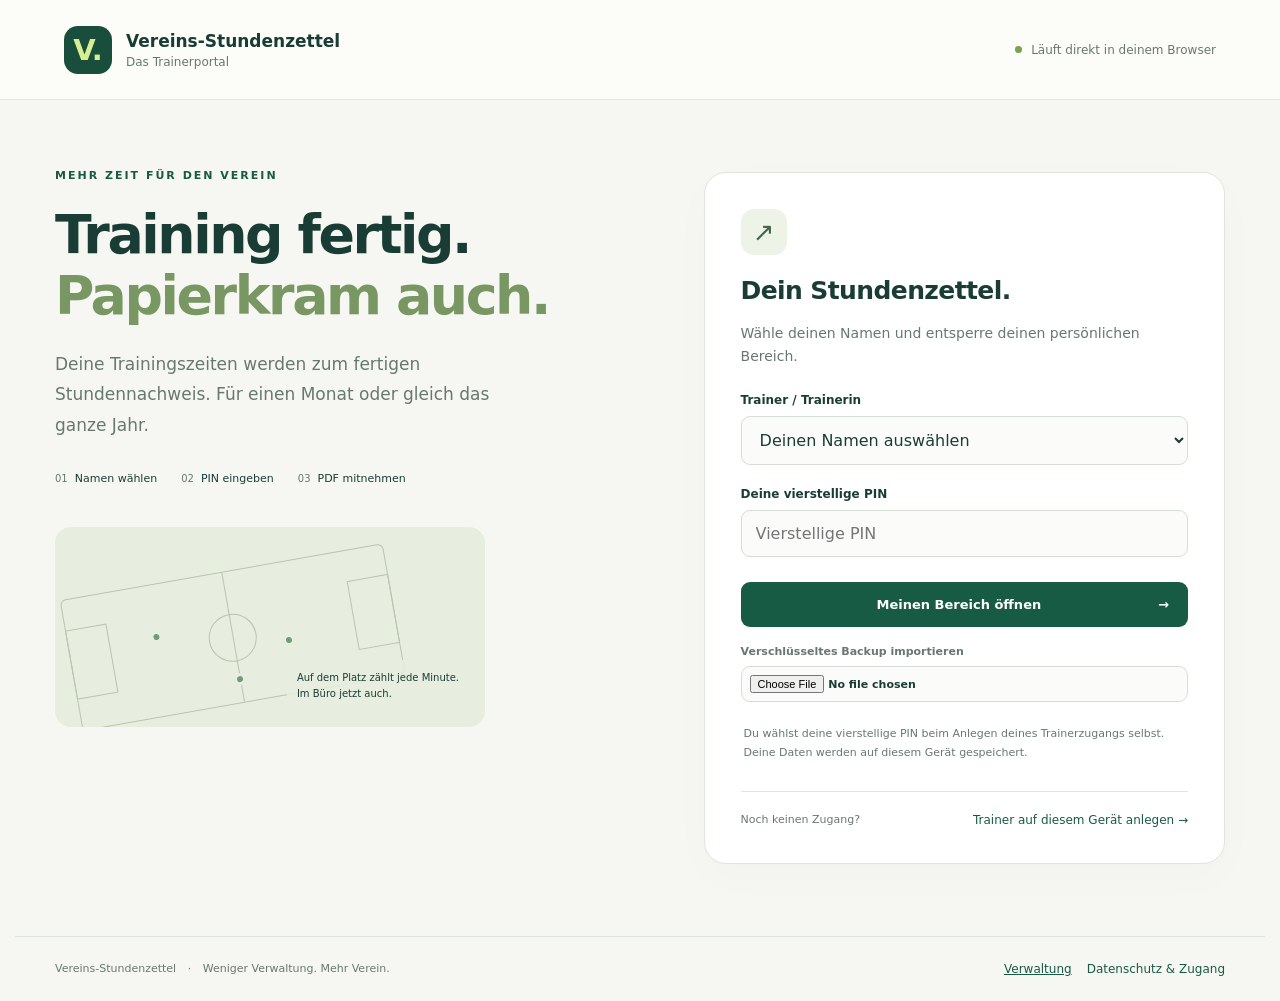
<file: site/index.html>
<!doctype html>
<html lang="de">
<head>
  <meta charset="UTF-8"><meta name="viewport" content="width=device-width, initial-scale=1">
  <meta name="referrer" content="no-referrer">
  <meta http-equiv="Content-Security-Policy" content="default-src 'self'; script-src 'self'; style-src 'self'; img-src 'self' data: blob:; connect-src 'self'; font-src 'self'; object-src 'none'; base-uri 'self'; form-action 'self'">
  <meta name="description" content="Persönliche Stundennachweise für Fußballtrainer. Wochenplan übernehmen, Monat auswählen und PDF erstellen.">
  <title>Vereins-Stundenzettel · Trainerportal</title>
  <script type="module" crossorigin src="./assets/portal-CZM1ziRe.js"></script>
  <link rel="modulepreload" crossorigin href="./assets/schedule-BgcZKbDY.js">
  <link rel="stylesheet" crossorigin href="./assets/schedule-LTzJZUAI.css">
</head>
<body>
  <header class="topbar"><a class="brand" href="#"><span class="mark" aria-hidden="true">V.</span><span>Vereins-Stundenzettel<small>Das Trainerportal</small></span></a><span class="privacy"><i></i> Läuft direkt in deinem Browser</span></header>
  <main>
    <section id="login-view" class="login-layout">
      <div class="intro"><span class="eyebrow">MEHR ZEIT FÜR DEN VEREIN</span><h1>Training fertig.<br><span>Papierkram auch.</span></h1><p>Deine Trainingszeiten werden zum fertigen Stundennachweis. Für einen Monat oder gleich das ganze Jahr.</p><div class="steps"><span><b>01</b> Namen wählen</span><span><b>02</b> PIN eingeben</span><span><b>03</b> PDF mitnehmen</span></div><div class="field-art" aria-hidden="true"><div class="pitch"><div class="halfway"></div><div class="circle"></div><div class="goal left"></div><div class="goal right"></div><span class="dot d1"></span><span class="dot d2"></span><span class="dot d3"></span></div><span class="art-note">Auf dem Platz zählt jede Minute.<br>Im Büro jetzt auch.</span></div></div>
      <div class="card login-card"><span class="card-icon" aria-hidden="true">↗</span><h2>Dein Stundenzettel.</h2><p class="muted">Wähle deinen Namen und entsperre deinen persönlichen Bereich.</p><form id="login-form"><label for="coach-select">Trainer / Trainerin</label><select id="coach-select" required><option value="">Trainer werden geladen …</option></select><label for="login-code">Deine vierstellige PIN</label><input id="login-code" type="password" autocomplete="current-password" inputmode="numeric" pattern="[0-9]{4}" maxlength="4" minlength="4" required placeholder="Vierstellige PIN"><button class="primary full" id="unlock-button" type="submit">Meinen Bereich öffnen <span>→</span></button></form><p id="empty-state" class="notice" hidden>Noch keine Trainer auf diesem Gerät gespeichert. Lege unten deinen Zugang an oder importiere ein Backup.</p><label for="import-vault" class="import-label">Verschlüsseltes Backup importieren<input id="import-vault" type="file" accept="application/json,.json"></label><p class="small muted lock-note">Du wählst deine vierstellige PIN beim Anlegen deines Trainerzugangs selbst. Deine Daten werden auf diesem Gerät gespeichert.</p><div class="card-bottom"><span>Noch keinen Zugang?</span><button class="text-button" id="setup-open">Trainer auf diesem Gerät anlegen →</button></div></div>
    </section>
    <section id="portal-view" hidden>
      <div class="section-heading"><div><span class="eyebrow">DEIN PERSÖNLICHER BEREICH</span><h1 id="welcome"></h1><p class="muted" id="team-label"></p></div><button class="secondary" id="lock-button">Bereich sperren ↗</button></div>
      <div class="portal-grid"><div class="card export-card"><h2>Ein Monat. Ein Klick.</h2><p class="muted">Dein hinterlegter Wochenplan wird automatisch übernommen.</p><div class="saved-plan"><h3>Dein hinterlegter Wochenplan</h3><ul id="saved-weekly"></ul><p id="saved-weekly-total" class="small muted"></p><button class="secondary full" id="edit-weekly" type="button">Trainingszeiten bearbeiten →</button></div><div class="date-controls"><div><label for="month">Monat</label><select id="month"></select></div><div><label for="year">Jahr</label><input id="year" type="number" min="1900" max="9998" required></div></div><label class="check"><input id="signed" type="checkbox" checked> Meine hinterlegte Unterschrift einfügen</label><p id="signature-note" class="small muted"></p><button class="primary full" id="month-export">Monats-PDF herunterladen ↓</button><div class="backup-actions"><button class="text-button" id="backup-export" type="button">Verschlüsseltes Backup ↓</button><button class="text-button" id="repo-export" type="button">Trainerpaket für GitHub ↓</button></div><p class="small muted">Planänderungen werden zunächst auf diesem Gerät gespeichert. Für die dauerhafte Übernahme im Projekt das Trainerpaket exportieren und im Repository hinterlegen.</p><div class="year-export"><div><h3>Das ganze Jahr vorbereiten</h3><p class="small muted">12 Monats-PDFs, gesammelt in einer ZIP-Datei.</p></div><button class="secondary full" id="year-export">Jahrespaket herunterladen ↓</button></div><p class="small muted">Die Nachweise basieren auf deinem Plan. Prüfe Ausfälle und zukünftige Termine vor der Abgabe. Das Nachweisdatum ist jeweils der letzte Tag des Monats.</p></div><div class="card preview-card"><div class="preview-heading"><h2>Deine Termine</h2><span class="pill" id="period-label"></span></div><div class="stats"><div><strong id="session-count">0</strong><span>Einheiten</span></div><div><strong id="hour-count">0</strong><span>Stunden gesamt</span></div></div><div class="table-scroll"><table><thead><tr><th>Datum</th><th>Uhrzeit</th><th>Stunden</th></tr></thead><tbody id="sessions"></tbody></table></div><p id="no-sessions" class="muted" hidden>In diesem Monat sind keine Termine geplant.</p></div></div>
    </section>
    <section id="setup-view" hidden><div class="section-heading"><div><span class="eyebrow">DEIN TRAINERZUGANG</span><h1>Ein guter Plan.<br>Für jeden Trainer.</h1><p class="muted">Deinen Wochenplan auf diesem Gerät speichern. Deine PIN wählst du selbst.</p></div><button class="secondary" id="setup-close">Zurück zum Portal</button></div><div class="setup-grid"><form class="card setup-form" id="setup-form"><h2>Trainerzugang einrichten</h2><p class="muted small">Wochenplan und Unterschrift werden mit deiner PIN verschlüsselt auf diesem Gerät gespeichert.</p><div class="form-grid"><div><label for="setup-club">Verein</label><input id="setup-club" required maxlength="150" value="Sportvereinigung Heepen e.V."></div><div><label for="setup-name">Vor- und Nachname</label><input id="setup-name" required maxlength="100" autocomplete="off"></div><div><label for="setup-team">Mannschaft</label><input id="setup-team" required maxlength="100" placeholder="z. B. 1. Mannschaft"></div><div><label for="setup-label">Name in der Auswahl</label><input id="setup-label" required maxlength="100" placeholder="Vorname Nachname"></div><div><label for="valid-from">Plan gültig ab (optional)</label><input id="valid-from" type="date"></div><div><label for="valid-until">Plan gültig bis (optional)</label><input id="valid-until" type="date"></div></div><h3>Wöchentliche Trainingszeiten</h3><p class="small muted">Trainingstage wählen und Beginn / Ende eintragen. Die Stunden berechnet das Tool automatisch.</p><div id="weekly-inputs"></div><p id="weekly-total" class="weekly-total" role="status" aria-live="polite"></p><label for="excluded">Ausfalltage</label><textarea id="excluded" rows="2" placeholder="2026-12-24, 2026-12-31"></textarea><p class="small muted">Datumswerte als YYYY-MM-DD, getrennt durch Komma oder Zeilenumbruch.</p><label for="signature-file">Unterschriftsbild (optional)</label><input id="signature-file" type="file" accept="image/png,image/jpeg"><p class="small muted">PNG oder JPG, maximal 2 MB. Wird zusammen mit dem Wochenplan verschlüsselt.</p><label for="setup-code">Deine vierstellige PIN</label><div class="code-row"><input id="setup-code" type="password" inputmode="numeric" pattern="[0-9]{4}" minlength="4" maxlength="4" required autocomplete="new-password"></div><label class="check"><input id="show-code" type="checkbox"> PIN anzeigen</label><label for="setup-code-repeat">PIN wiederholen</label><input id="setup-code-repeat" type="password" inputmode="numeric" pattern="[0-9]{4}" minlength="4" maxlength="4" required autocomplete="new-password"><p class="small muted">Genau vier Ziffern, von dir selbst gewählt. Ohne PIN können deine gespeicherten Daten nicht geöffnet werden. Eine kurze PIN schützt nicht zuverlässig vor gezieltem Ausprobieren heruntergeladener Dateien.</p><button type="submit" class="primary full" id="setup-download">Trainer auf diesem Gerät speichern →</button></form><aside class="card setup-help"><span class="eyebrow">SO FUNKTIONIERT ES</span><h2>Einmal einrichten.<br>Jeden Monat nutzen.</h2><ol><li>Deinen Namen und die Mannschaft eintragen.</li><li>Wochentage und Trainingszeiten hinterlegen.</li><li>Eine eigene vierstellige PIN wählen und speichern.</li><li>Später deinen Namen auswählen und die PIN eingeben.</li><li>Monat oder Jahr wählen und PDFs erstellen.</li></ol><p class="small muted">Deine Daten bleiben zunächst in diesem Browser. Mit dem verschlüsselten Backup in deinem persönlichen Bereich kannst du sie auf ein anderes Gerät übertragen. Löschen der Browserdaten entfernt auch deine lokalen Trainerdateien.</p><hr><h3>Was ist sichtbar?</h3><p class="small muted">Die Namen in der Auswahl sind sichtbar. Wochenplan, Mannschaft und Unterschrift sind je Trainer verschlüsselt. PDFs und PINs werden nicht an einen Server gesendet.</p><p class="small muted">Änderungen an vorhandenen Trainern: PIN eingeben und „Meinen Plan bearbeiten“ wählen. Die neue Trainerdatei ersetzt die bisherige.</p></aside></div></section>
    <div id="status" role="status" aria-live="polite" hidden></div>
  </main>
  <footer><span>Vereins-Stundenzettel <span class="footer-dot">·</span> Weniger Verwaltung. Mehr Verein.</span><div><button class="text-button" id="edit-coach" hidden>Meinen Plan bearbeiten</button><a class="text-button" href="./admin.html">Verwaltung</a><button class="text-button" id="privacy-open">Datenschutz & Zugang</button></div></footer>
  <dialog id="privacy-dialog"><h2>Deine Daten, deine PIN.</h2><p>Das Portal wird über GitHub Pages ausgeliefert. Name und PIN werden zur Anmeldung nicht an einen Server gesendet. Die lokale Speicherung erfolgt in der Browser-Datenbank dieses Geräts. Es gibt keine zentrale Anmeldung, keine Identitätsprüfung und keine Synchronisierung.</p><p>Wochenplan und Unterschrift werden mit AES-256-GCM verschlüsselt. Der Schlüssel wird mit PBKDF2-SHA-256 (600.000 Durchläufe) aus deiner vierstelligen PIN abgeleitet. Eine vierstellige PIN hat nur 10.000 mögliche Werte: Wer die verschlüsselte Datei besitzt, kann sie offline ausprobieren. Das Verfahren ist deshalb kein belastbarer Schutz für sensible Unterschriften.</p><p>Die Namen in der Auswahl bleiben sichtbar. Optional kann die Vereinsverwaltung verschlüsselte Trainerpakete im Repository hinterlegen. Diese Dateien können heruntergeladen werden; ihr Schutz ist ebenfalls auf die kurze PIN begrenzt.</p><p>Es gibt keine Wiederherstellung ohne PIN. Sichere deine Trainerdatei mit „Verschlüsseltes Backup“. Das Löschen von Browserdaten entfernt die lokale Kopie. Nach dem Entsperren bleiben Daten im Arbeitsspeicher dieses Tabs. „Bereich sperren“ oder Schließen entfernt den Zugriff im Portal. Heruntergeladene PDFs sind unverschlüsselt.</p><form method="dialog"><button class="primary">Verstanden</button></form></dialog>
</body></html>
</file>
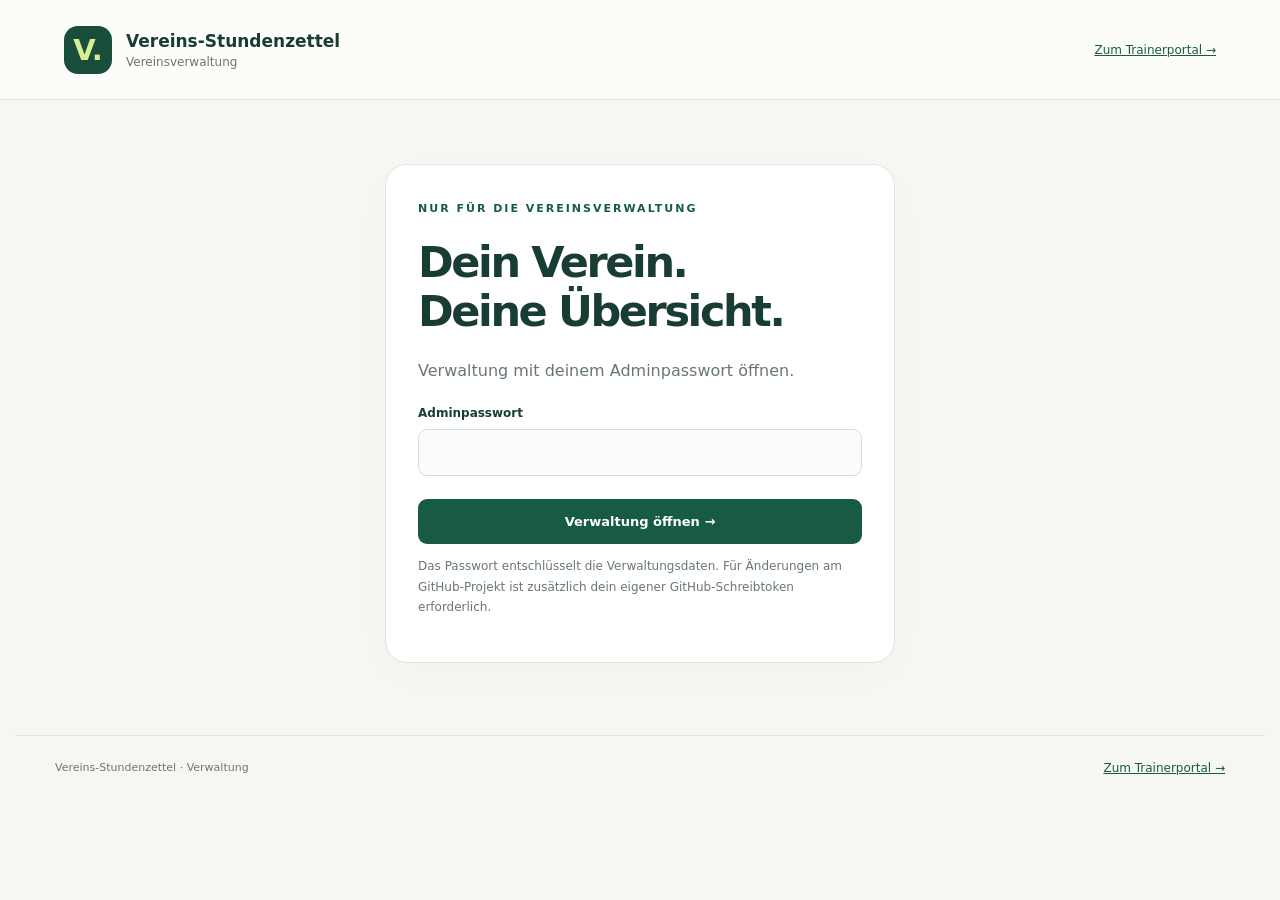
<file: site/admin.html>
<!doctype html>
<html lang="de"><head><meta charset="UTF-8"><meta name="viewport" content="width=device-width, initial-scale=1"><meta name="referrer" content="no-referrer"><meta name="robots" content="noindex,nofollow"><meta http-equiv="Content-Security-Policy" content="default-src 'self'; script-src 'self'; style-src 'self'; img-src 'self' data: blob:; connect-src 'self' https://api.github.com; font-src 'self'; object-src 'none'; base-uri 'self'; form-action 'self'"><title>Verwaltung · Vereins-Stundenzettel</title>  <script type="module" crossorigin src="./assets/admin-BRLhadyK.js"></script>
  <link rel="modulepreload" crossorigin href="./assets/schedule-BgcZKbDY.js">
  <link rel="stylesheet" crossorigin href="./assets/schedule-LTzJZUAI.css">
</head>
<body><header class="topbar"><a class="brand" href="./index.html"><span class="mark">V.</span><span>Vereins-Stundenzettel<small>Vereinsverwaltung</small></span></a><a class="text-button" href="./index.html">Zum Trainerportal →</a></header><main>
<section id="admin-login-view"><div class="card admin-login-card"><span class="eyebrow">NUR FÜR DIE VEREINSVERWALTUNG</span><h1>Dein Verein.<br>Deine Übersicht.</h1><p class="muted">Verwaltung mit deinem Adminpasswort öffnen.</p><form id="admin-login-form"><label for="admin-password">Adminpasswort</label><input id="admin-password" type="password" required autocomplete="current-password"><button class="primary full" id="admin-unlock" type="submit">Verwaltung öffnen →</button></form><p class="small muted">Das Passwort entschlüsselt die Verwaltungsdaten. Für Änderungen am GitHub-Projekt ist zusätzlich dein eigener GitHub-Schreibtoken erforderlich.</p></div></section>
<section id="admin-workspace" hidden><div class="section-heading"><div><span class="eyebrow">VEREINSVERWALTUNG</span><h1>Alles für dein Trainerteam.</h1><p class="muted">Trainer, Wochenpläne und Unterschriftsbilder verwalten.</p></div><button class="secondary" id="admin-lock">Verwaltung sperren</button></div>
<div class="card github-connection"><div><h2>Im Projekt speichern</h2><p class="small muted" id="github-status">GitHub noch nicht verbunden.</p></div><details id="github-details" open><summary>GitHub-Zugriff einrichten</summary><p class="small muted">Einmal einen Fine-grained Token für <strong>TomUhlig/Vereins-Stundenzettel-Portal</strong> mit <strong>Contents: Read and write</strong> erstellen. Der Token wird nur an api.github.com gesendet.</p><a class="text-button" href="https://github.com/settings/personal-access-tokens/new" target="_blank" rel="noopener noreferrer">GitHub-Token erstellen ↗</a><ol class="small muted"><li>Resource owner: TomUhlig.</li><li>Repository access: Only select repositories → Vereins-Stundenzettel-Portal.</li><li>Repository permissions → Contents: Read and write.</li><li>Token erstellen und hier einfügen.</li></ol><form id="github-connect-form"><label for="github-token">GitHub-Schreibtoken</label><input id="github-token" type="password" autocomplete="off" spellcheck="false" required><label class="check"><input id="remember-token" type="checkbox" checked> Auf diesem Gerät verschlüsselt merken</label><button class="secondary" type="submit" id="github-connect">GitHub verbinden</button></form><p class="small muted">Der Token wird niemals im Repository gespeichert. Eine gemerkte Kopie ist mit deinem Adminpasswort verschlüsselt. Das Passwort allein ersetzt keine GitHub-Schreibberechtigung.</p><button class="text-button" id="forget-token" type="button">Gemerkten GitHub-Zugang entfernen</button></details></div>
<div class="admin-grid"><aside class="card admin-roster"><div class="preview-heading"><h2>Trainer</h2><span class="pill" id="admin-count">0</span></div><button class="primary full" id="admin-new">+ Trainer anlegen</button><div id="admin-trainer-list"></div><p class="small muted">Beim Bearbeiten bleiben Unterschrift und PIN erhalten, bis du sie gezielt änderst.</p></aside>
<form id="admin-coach-form" class="card"><h2 id="admin-editor-title">Neuen Trainer anlegen</h2><div class="form-grid"><div><label for="coach-name">Trainername</label><input id="coach-name" required maxlength="100"></div><div><label for="coach-team">Mannschaft</label><input id="coach-team" required maxlength="100"></div><div><label for="coach-club">Verein</label><input id="coach-club" required maxlength="150" value="Sportvereinigung Heepen e.V."></div><div><label for="coach-label">Name in der Auswahl</label><input id="coach-label" required maxlength="100"></div><div><label for="coach-pin">Vierstellige Trainer-PIN</label><input id="coach-pin" type="password" inputmode="numeric" pattern="[0-9]{4}" minlength="4" maxlength="4" required value="0000" autocomplete="new-password"></div><div><label class="check pin-toggle"><input id="coach-show-pin" type="checkbox"> PIN anzeigen</label></div><div><label for="coach-valid-from">Plan gültig ab (optional)</label><input id="coach-valid-from" type="date"></div><div><label for="coach-valid-until">Plan gültig bis (optional)</label><input id="coach-valid-until" type="date"></div></div><h3>Wöchentliche Trainingszeiten</h3><div id="admin-weekly"></div><p id="admin-weekly-total" class="weekly-total" aria-live="polite"></p><label for="coach-excluded">Ausfalltage</label><textarea id="coach-excluded" rows="2" placeholder="2026-12-24, 2026-12-31"></textarea><p class="small muted">Datum als YYYY-MM-DD, getrennt durch Komma oder Zeilenumbruch.</p><label for="coach-signature">Unterschriftsbild</label><input id="coach-signature" type="file" accept="image/png,image/jpeg"><p id="signature-state" class="small muted">Noch keine Unterschrift hinterlegt.</p><img id="signature-preview" alt="Hinterlegte Unterschrift" hidden><label class="check"><input id="coach-remove-signature" type="checkbox"> Hinterlegte Unterschrift entfernen</label><button class="primary full" id="admin-save" type="submit">Trainer dauerhaft im Projekt speichern →</button><p class="small muted">Gespeichert wird als neuer GitHub-Commit. Nach der Veröffentlichung erscheint die Änderung auf allen Geräten. Trainerdateien sind öffentlich herunterladbar und durch ihre vierstellige PIN nur einfach geschützt.</p></form></div>
</section><div id="admin-message" role="status" aria-live="polite" hidden></div></main><footer><span>Vereins-Stundenzettel · Verwaltung</span><a class="text-button" href="./index.html">Zum Trainerportal →</a></footer></body></html>
</file>
<file: site/assets/schedule-LTzJZUAI.css>
:root{font-family:Inter,ui-sans-serif,system-ui,-apple-system,BlinkMacSystemFont,Segoe UI,sans-serif;color:#193d35;background:#f6f7f2;font-synthesis:none;--green:#185b45;--muted:#69786f;--line:#dfe6dd}*{box-sizing:border-box}body{margin:0}button,input,select,textarea{font:inherit}button{cursor:pointer}a{color:inherit}button:disabled{cursor:wait;opacity:.6}button:focus-visible,a:focus-visible,input:focus-visible,select:focus-visible,textarea:focus-visible{outline:3px solid #96bc4b;outline-offset:3px}[hidden]{display:none!important}.topbar{height:100px;padding:0 max(5vw,24px);display:flex;align-items:center;justify-content:space-between;border-bottom:1px solid var(--line);background:#fcfcf8}.brand{text-decoration:none;display:flex;align-items:center;gap:14px;font-weight:750;font-size:17px}.brand small{display:block;font-weight:450;font-size:12px;color:var(--muted);margin-top:4px}.mark{display:grid;place-items:center;background:#194e3c;color:#d7ef92;border-radius:14px;width:48px;height:48px;font-size:29px;font-weight:850}.privacy{font-size:12px;color:var(--muted);display:flex;align-items:center;gap:9px}.privacy i{width:7px;height:7px;background:#77a44f;border-radius:50%}main{max-width:1250px;margin:auto;padding:64px 40px 72px}.login-layout{display:grid;grid-template-columns:1.1fr 1fr;gap:75px;align-items:start}.eyebrow{color:var(--green);letter-spacing:2px;font-weight:750;font-size:11px}h1{font-size:clamp(35px,4.2vw,59px);line-height:1.13;letter-spacing:-2.4px;font-weight:650;margin:22px 0}h1 span{color:#789763}.intro>p{font-size:17px;color:var(--muted);max-width:435px;line-height:1.8}.steps{display:flex;gap:24px;margin:32px 0;font-size:11px;white-space:nowrap}.steps span{display:flex;align-items:center;gap:7px}.steps b{font-size:10px;color:var(--muted);font-weight:450}.card{border:1px solid var(--line);border-radius:22px;background:#fff;padding:32px;box-shadow:0 12px 45px #193d3505}.login-card{margin-top:8px;padding:36px}.card-icon{display:grid;place-items:center;width:46px;height:46px;background:#edf3e7;border-radius:13px;font-size:26px;color:#43664a}h2{font-weight:650;letter-spacing:-.6px;font-size:25px;line-height:1.3;margin:20px 0 10px}h3{font-size:15px;font-weight:700;line-height:1.5;margin:18px 0 7px}.muted{color:var(--muted);line-height:1.7}.small{font-size:12px;line-height:1.7}.login-card>p{font-size:14px;margin-bottom:24px}label{display:block;font-size:12px;font-weight:650;margin:22px 0 9px}input,select,textarea{border:1px solid #d5ded4;background:#fbfcf9;border-radius:9px;width:100%;padding:13px 14px;color:#193d35;min-width:0}input[type=checkbox]{width:17px;height:17px;accent-color:var(--green);flex-shrink:0;margin:0}input[type=file]{font-size:12px}.check{display:flex;align-items:center;gap:10px;font-weight:450;line-height:1.6}.primary,.secondary{border-radius:9px;padding:14px 18px;font-size:13px;font-weight:650;border:1px solid transparent;transition:background .15s}.primary{color:#fff;background:var(--green)}.primary:hover{background:#124934}.secondary{background:#f9fbf6;color:var(--green);border-color:#d4dfd0}.secondary:hover{background:#edf3e7}.full{width:100%}.primary span{float:right}.login-card .primary{margin-top:25px}.lock-note{padding:5px 3px;font-size:11px!important}.card-bottom{display:flex;flex-wrap:wrap;justify-content:space-between;border-top:1px solid var(--line);padding-top:21px;font-size:11px;gap:10px}.card-bottom>span{color:var(--muted)}.text-button{padding:0;background:none;border:0;color:var(--green);font-size:12px;text-align:left}.field-art{position:relative;width:100%;max-width:430px;min-height:200px;background:#e7eedf;border-radius:16px;padding:22px;margin-top:42px;overflow:hidden}.pitch{width:85%;height:133px;border:1px solid #a4b499;border-radius:6px;position:relative;transform:rotate(-10deg) translate(-12px,20px);opacity:.7}.halfway{position:absolute;left:50%;height:100%;border-left:1px solid #a4b499}.circle{width:48px;height:48px;border:1px solid #a4b499;border-radius:50%;position:absolute;left:50%;top:50%;transform:translate(-50%,-50%)}.goal{height:70px;width:42px;border:1px solid #a4b499;position:absolute;top:30px}.goal.left{left:-1px}.goal.right{right:-1px}.dot{position:absolute;width:12px;height:12px;border:3px solid #e7eedf;border-radius:50%;background:#40774a}.d1{left:25%;top:35%}.d2{left:65%;top:55%}.d3{left:48%;top:78%}.art-note{position:absolute;right:16px;bottom:15px;font-size:10px;line-height:1.6;background:#e7eedfdd;padding:10px}.section-heading{display:flex;align-items:center;justify-content:space-between;gap:20px;margin-bottom:30px}.section-heading h1{font-size:43px;margin:14px 0}.section-heading>button{flex-shrink:0}.section-heading p{margin:0}.portal-grid{display:grid;grid-template-columns:.85fr 1.15fr;gap:26px}.export-card h2,.preview-heading h2{margin-top:0}.date-controls{display:grid;grid-template-columns:1.25fr 1fr;gap:18px}.export-card .primary{margin-top:18px}.year-export{border-top:1px solid var(--line);margin:26px 0 18px;padding-top:10px}.year-export p{margin-top:0}.year-export button{margin-top:10px}.preview-heading{display:flex;justify-content:space-between;align-items:center;gap:10px}.pill{padding:7px 10px;border:1px solid var(--line);border-radius:20px;font-size:11px;white-space:nowrap}.stats{display:flex;gap:45px;border-top:1px solid var(--line);border-bottom:1px solid var(--line);padding:22px 0;margin:16px 0}.stats strong{display:block;font-size:33px;font-weight:650;letter-spacing:-1px}.stats span{font-size:11px;color:var(--muted)}.table-scroll{max-height:420px;overflow:auto}table{width:100%;border-collapse:collapse;text-align:left;font-size:12px}th{color:var(--muted);font-weight:500;padding:12px 5px}td{padding:13px 5px;border-top:1px solid #edf0e9}td:last-child,th:last-child{text-align:right}.setup-grid{display:grid;grid-template-columns:1.4fr .8fr;gap:26px;align-items:start}.setup-help{position:sticky;top:20px;background:#edf2e8}.setup-help h2{font-size:24px}.setup-help li{font-size:13px;line-height:1.7;padding:9px 0 9px 5px}.setup-help ol{padding-left:20px}.form-grid{display:grid;grid-template-columns:1fr 1fr;gap:0 18px}.day-row{display:grid;grid-template-columns:1.2fr 1fr 1fr;gap:12px;align-items:center;padding:6px 0}.day-row .check{margin:0;font-size:12px}.day-row input[type=time]{padding:10px 8px}.setup-form>button{margin-top:22px}.notice{border:1px solid #dfd6ae;background:#faf7e9;border-radius:10px;padding:14px;font-size:12px!important;line-height:1.6}.import-label{font-size:11px;color:var(--muted);margin:18px 0}.import-label input{margin-top:8px;padding:8px;font-size:11px}.backup-actions{display:flex;gap:18px;flex-wrap:wrap;margin-top:22px}.backup-actions button{font-size:11px}#status{position:fixed;left:50%;transform:translate(-50%);bottom:30px;width:max-content;max-width:90vw;padding:17px 24px;background:#153e32;color:#fff;box-shadow:0 5px 25px #0002;border-radius:12px;font-size:14px;z-index:50}#status.error{background:#7d352e}footer{max-width:1250px;margin:auto;border-top:1px solid var(--line);padding:25px 40px;display:flex;justify-content:space-between;gap:18px;color:var(--muted);font-size:11px}footer>div{display:flex;gap:15px}.footer-dot{padding:0 8px}dialog{border:1px solid var(--line);border-radius:20px;max-width:600px;padding:30px;color:#193d35;font-size:14px;line-height:1.7}dialog::backdrop{background:#142b2388}dialog h2{margin-top:0}dialog button{margin-top:12px}hr{border:0;border-top:1px solid var(--line);margin:24px 0}code{word-break:break-all}@media(min-width:1400px){main{padding-top:85px;padding-bottom:100px}}@media(max-width:900px){.login-layout{gap:30px}.steps{gap:12px;font-size:10px}.login-card{padding:26px}.setup-grid{grid-template-columns:1fr}.setup-help{position:static}.portal-grid{grid-template-columns:1fr 1.1fr}main{padding:45px 24px}.privacy{font-size:10px}.section-heading h1{font-size:35px}.card{padding:25px}}@media(max-width:650px){.topbar{height:82px;padding:0 20px}.brand{font-size:14px;gap:10px}.mark{width:40px;height:40px;font-size:25px}.privacy{display:none}main{padding:35px 20px 45px}.login-layout{grid-template-columns:1fr;gap:20px}.intro h1{font-size:43px;margin:18px 0;letter-spacing:-1.8px}.intro>p{font-size:15px;max-width:none}.steps{font-size:10px;justify-content:space-between;margin:22px 0}.field-art{display:none}.login-card{margin:0}.login-card h2{font-size:24px}.portal-grid{grid-template-columns:1fr}.section-heading{align-items:flex-start;flex-direction:column}.section-heading h1{font-size:34px;letter-spacing:-1.2px}.section-heading .secondary{font-size:11px;padding:9px 12px}.card{border-radius:16px;padding:23px}.form-grid{grid-template-columns:1fr}.day-row{grid-template-columns:1.1fr 1fr 1fr;gap:8px}.day-row .check{font-size:11px}.day-row input[type=time]{font-size:12px;padding:9px 4px}footer{padding:22px 20px;flex-direction:column;font-size:10px;line-height:1.6}.stats strong{font-size:30px}.preview-heading{align-items:flex-start}.preview-heading h2{font-size:23px}.preview-heading .pill{font-size:10px}dialog{max-width:92vw;padding:22px}}.day-row{grid-template-columns:1.2fr 1fr 1fr .6fr}.day-row output{text-align:right;font-size:11px;white-space:nowrap}.weekly-total{font-size:12px;font-weight:650;background:#edf3e7;border-radius:9px;padding:12px;line-height:1.6}.saved-plan{border:1px solid var(--line);border-radius:10px;padding:14px;background:#f7faf4;margin:18px 0}.saved-plan h3{margin:0 0 10px}.saved-plan ul{padding:0;list-style:none;font-size:12px;line-height:1.8;margin:0}.saved-plan li+li{margin-top:4px}.saved-plan p{margin-bottom:0}@media(max-width:650px){.day-row{grid-template-columns:1.15fr 1fr 1fr .6fr;gap:6px}.day-row output{font-size:10px}.day-row .check{gap:5px;font-size:10px}}.admin-login-card{max-width:510px;margin:0 auto}.admin-login-card h1{font-size:43px}.admin-login-card .primary{margin-top:23px}.admin-grid{display:grid;grid-template-columns:300px 1fr;gap:26px;align-items:start}.admin-roster{position:sticky;top:20px}.admin-roster h2{margin-top:0}.trainer-select{background:#f7faf3;border:1px solid var(--line);border-radius:10px;padding:14px;width:100%;text-align:left;color:var(--green);margin-top:14px}.trainer-select strong,.trainer-select span{display:block}.trainer-select span{font-size:11px;color:var(--muted);margin-top:5px}.github-connection{margin-bottom:26px}.github-connection h2{margin-top:0}.github-connection summary{font-size:13px;cursor:pointer;color:var(--green);font-weight:600}.github-connection input{max-width:650px}.github-connection form{margin-top:12px}.github-connection .secondary{margin-top:5px}.pin-toggle{margin-top:46px}#signature-preview{max-width:220px;max-height:65px;background:#fff;padding:8px;border:1px solid var(--line);border-radius:8px}#admin-save{margin-top:23px}#admin-message{position:fixed;bottom:25px;left:50%;transform:translate(-50%);max-width:90vw;width:max-content;background:#153e32;color:#fff;padding:16px 24px;border-radius:12px;box-shadow:0 5px 25px #0002;z-index:50;font-size:13px;line-height:1.6}#admin-message.error{background:#7d352e}@media(max-width:850px){.admin-grid{grid-template-columns:1fr}.admin-roster{position:static}#admin-trainer-list{display:grid;grid-template-columns:1fr 1fr;gap:10px}}@media(max-width:650px){.admin-login-card h1{font-size:35px}#admin-trainer-list{grid-template-columns:1fr}.pin-toggle{margin-top:14px}.github-connection{padding:20px}}
</file>
